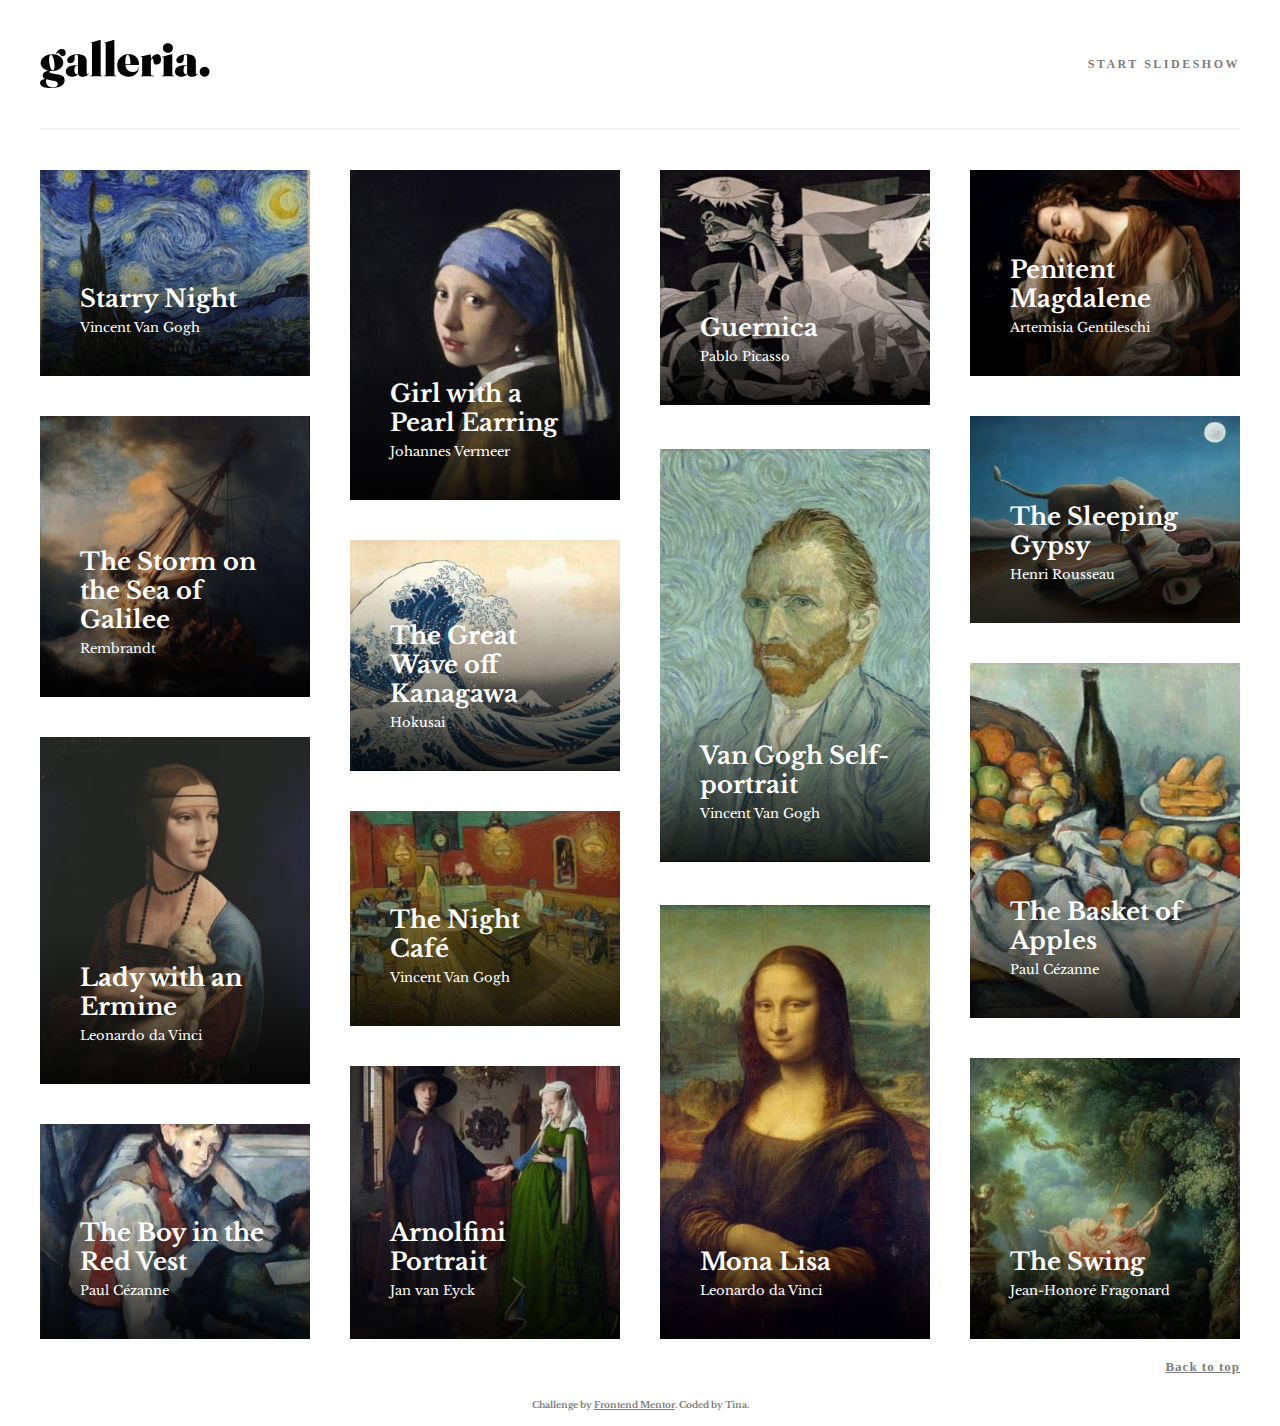
<file: index.html>
<!DOCTYPE html>
<html lang="en">

<head>
  <meta charset="UTF-8">
  <meta name="viewport" content="width=device-width, initial-scale=1.0">
  <link rel="icon" type="image/png" sizes="32x32" href="./assets/favicon-32x32.png">
  <link rel="stylesheet" href="./css/index.css">
  <script src="./js/index.js" defer></script>
  <title>Frontend Mentor | Galleria slideshow site</title>
</head>

<body>
  <header id="header">
    <img src="./assets/shared/logo.svg" alt="logo">
    <a href="./detail.html?painting=Starry_Night">Start slideshow</a>
  </header>

  <main>
    <article id="p1" class="pItem col1 colLeft">
      <img src="./assets/starry-night/thumbnail.jpg" alt="Starry Night">
      <div>
        <p class="pName">Starry Night</p>
        <p class="pAuthor">Vincent Van Gogh</p>
      </div>
    </article>

    <article id="p2" class="pItem col2 colRight">
      <img src="./assets/girl-with-pearl-earring/thumbnail.jpg" alt="Girl with a Pearl Earring">
      <div>
        <p class="pName">Girl with a Pearl Earring</p>
        <p class="pAuthor">Johannes Vermeer</p>
      </div>
    </article>

    <article id="p3" class="pItem col3 colLeft">
      <img src="./assets/guernica/thumbnail.jpg" alt="Guernica">
      <div>
        <p class="pName">Guernica</p>
        <p class="pAuthor">Pablo Picasso</p>
      </div>
    </article>

    <article id="p4" class="pItem col4 colRight">
      <img src="./assets/penitent-magdalene/thumbnail.jpg" alt="Penitent Magdalene">
      <div>
        <p class="pName">Penitent Magdalene</p>
        <p class="pAuthor">Artemisia Gentileschi</p>
      </div>
    </article>

    <article id="p5" class="pItem col1 colLeft">
      <img src="./assets/the-storm-on-the-sea-of-galilee/thumbnail.jpg" alt="The Storm on the Sea of Galilee">
      <div>
        <p class="pName">The Storm on the Sea of Galilee</p>
        <p class="pAuthor">Rembrandt</p>
      </div>
    </article>

    <article id="p6" class="pItem col2 colRight">
      <img src="./assets/the-great-wave-off-kanagawa/thumbnail.jpg" alt="The Great Wave off Kanagawa">
      <div>
        <p class="pName">The Great Wave off Kanagawa</p>
        <p class="pAuthor">Hokusai</p>
      </div>
    </article>

    <article id="p7" class="pItem col3 colLeft">
      <img src="./assets/van-gogh-self-portrait/thumbnail.jpg" alt="Van Gogh Self-portrait">
      <div>
        <p class="pName">Van Gogh Self-portrait</p>
        <p class="pAuthor">Vincent Van Gogh</p>
      </div>
    </article>

    <article id="p8" class="pItem col4 colRight">
      <img src="./assets/the-sleeping-gypsy/thumbnail.jpg" alt="The Sleeping Gypsy">
      <div>
        <p class="pName">The Sleeping Gypsy</p>
        <p class="pAuthor">Henri Rousseau</p>
      </div>
    </article>

    <article id="p9" class="pItem col1 colLeft">
      <img src="./assets/lady-with-an-ermine/thumbnail.jpg" alt="Lady with an Ermine">
      <div>
        <p class="pName">Lady with an Ermine</p>
        <p class="pAuthor">Leonardo da Vinci</p>
      </div>
    </article>

    <article id="p10" class="pItem col2 colRight">
      <img src="./assets/the-night-cafe/thumbnail.jpg" alt="The Night Café">
      <div>
        <p class="pName">The Night Café</p>
        <p class="pAuthor">Vincent Van Gogh</p>
      </div>
    </article>

    <article id="p11" class="pItem col4 colRight">
      <img src="./assets/the-basket-of-apples/thumbnail.jpg" alt="The Basket of Apples">
      <div>
        <p class="pName">The Basket of Apples</p>
        <p class="pAuthor">Paul Cézanne</p>
      </div>
    </article>

    <article id="p12" class="pItem col1 colLeft">
      <img src="./assets/the-boy-in-the-red-vest/thumbnail.jpg" alt="The Boy in the Red Vest">
      <div>
        <p class="pName">The Boy in the Red Vest</p>
        <p class="pAuthor">Paul Cézanne</p>
      </div>
    </article>

    <article id="p13" class="pItem col2 colRight">
      <img src="./assets/arnolfini-portrait/thumbnail.jpg" alt="Arnolfini Portrait">
      <div>
        <p class="pName">Arnolfini Portrait</p>
        <p class="pAuthor">Jan van Eyck</p>
      </div>
    </article>

    <article id="p14" class="pItem col3 colLeft">
      <img src="./assets/mona-lisa/thumbnail.jpg" alt="Mona Lisa">
      <div>
        <p class="pName">Mona Lisa</p>
        <p class="pAuthor">Leonardo da Vinci</p>
      </div>
    </article>

    <article id="p15" class="pItem col4 colRight">
      <img src="./assets/the-swing/thumbnail.jpg" alt="The Swing">
      <div>
        <p class="pName">The Swing</p>
        <p class="pAuthor">Jean-Honoré Fragonard</p>
      </div>
    </article>
  </main>

  <p><a href="#header">Back to top</a></p>

  <footer>
    <p class="attribution">
      Challenge by <a href="https://www.frontendmentor.io" target="_blank" tabindex="-1">Frontend Mentor</a>.
      Coded by Tina.
    </p>
  </footer>
</body>

</html>
</file>
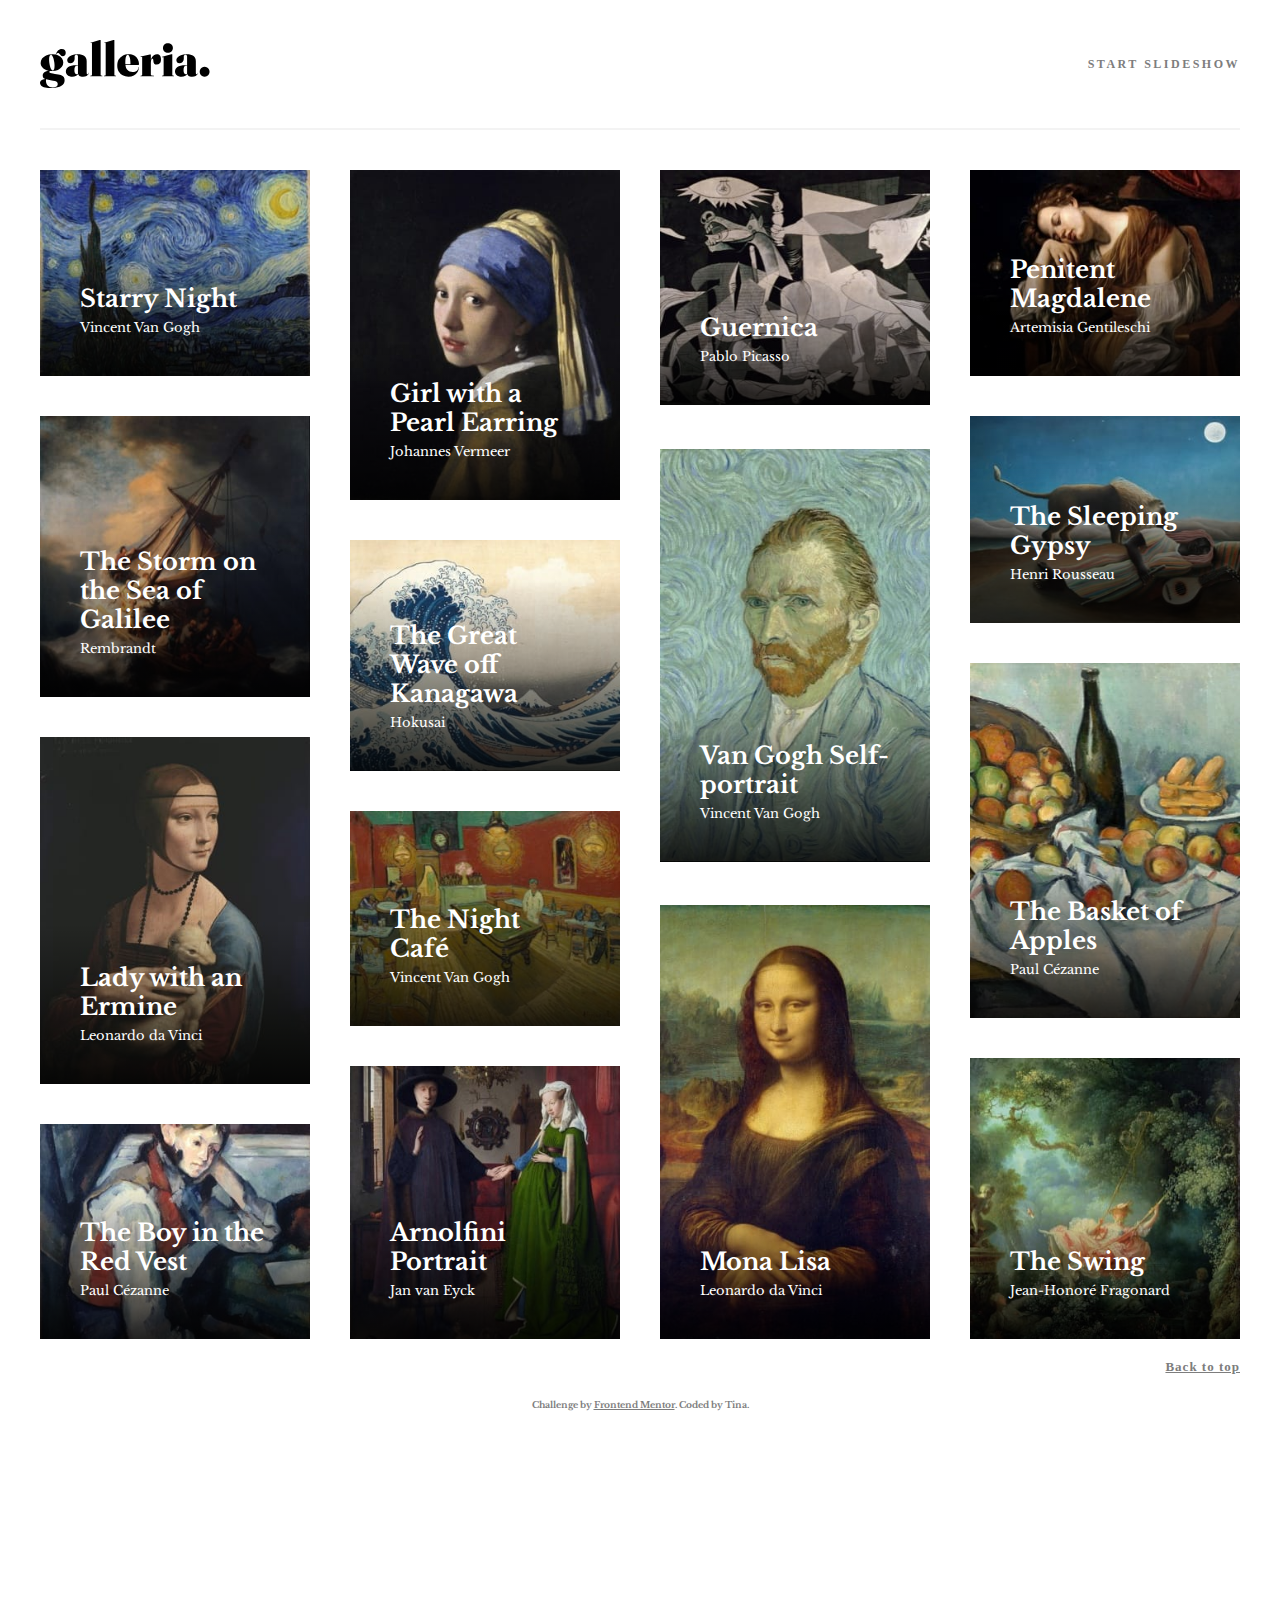
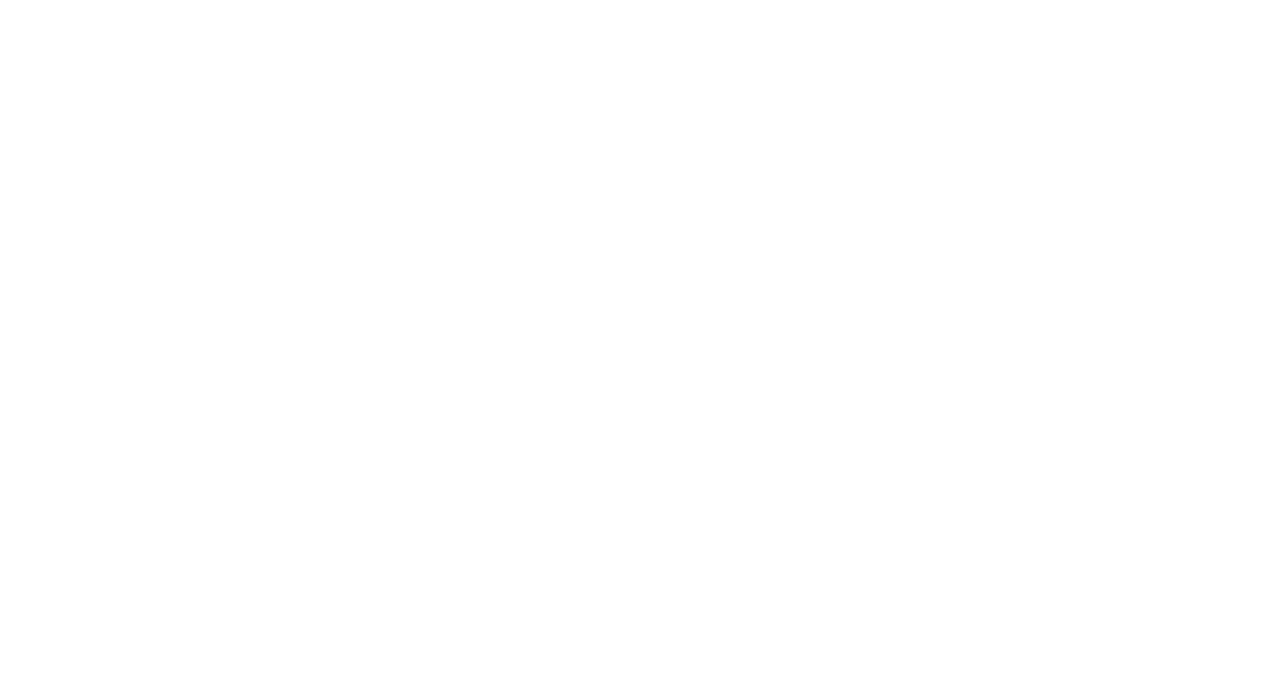
<file: detail.html>
<!DOCTYPE html>
<html lang="en">

<head>
  <meta charset="UTF-8">
  <meta name="viewport" content="width=device-width, initial-scale=1.0">
  <link rel="icon" type="image/png" sizes="32x32" href="./assets/favicon-32x32.png">
  <link rel="stylesheet" href="./css/detail.css">
  <script src="./js/detail.js" defer></script>
  <title>Frontend Mentor | Galleria slideshow site</title>
</head>

<body>
  <header>
    <img src="./assets/shared/logo.svg" alt="logo">
    <a href="./index.html">Stop slideshow</a>
  </header>

  <main>
    <div class="container">
      <section class="pics">
        <div class="painting">
          <img src="" alt="">
          <p>
            <img src="./assets/shared/icon-view-image.svg" alt="View image">
            <span>View image</span>
          </p>
        </div>

        <div class="title">
          <h1></h1>
          <p></p>
        </div>

        <div class="artist">
          <img src="" alt="">
        </div>
      </section>

      <section class="text">
        <p class="year"></p>
        <p class="description"></p>
        <a href="" target="_blank">Go to source</a>
      </section>
    </div>
  </main>

  <section id="modal">
    <div>
      <p>Close</p>
      <img src="./assets/shared/icon-close-image.svg" alt="Close">
    </div>
    <div class="frame">
      <img src="" alt="" id="galleryPic">
    </div>
  </section>

  <section class="control">
    <div class="progressBar"></div>
    <div class="wrapper">
      <div class="smallTitle">
        <h2></h2>
        <p></p>
      </div>
      <div class="panel">
        <img src="./assets/shared/icon-back-button.svg" alt="Previous" id="prevBtn">
        <img src="./assets/shared/icon-next-button.svg" alt="Next" id="nextBtn">
      </div>
    </div>
  </section>
</body>

</html>
</file>
<file: css/index.css>
@import url("https://fonts.googleapis.com/css2?family=Libre+Baskerville:ital,wght@0,400;0,700;1,400&display=swap");
* {
  margin: 0;
  padding: 0;
  box-sizing: border-box;
  scroll-behavior: smooth;
  font-family: "Libre Baskerville";
  font-weight: bold;
  color: black;
}

body header {
  padding: 40px 0;
  width: 100%;
  height: 128px;
  display: flex;
  justify-content: space-between;
  align-items: center;
}
body header img {
  flex-basis: 20%;
  max-width: 170px;
}
body header a {
  display: block;
  font-family: serif;
  font-size: 12px;
  color: #7D7D7D;
  line-height: 15px;
  letter-spacing: 2.5px;
  text-transform: uppercase;
  text-decoration: none;
}

@media screen and (hover: hover) {
  body header a:hover {
    cursor: pointer;
    color: black;
  }
}
@media screen and (max-width: 1000px) {
  body header {
    padding: 40px;
    height: auto;
  }
}
@media screen and (max-width: 780px) {
  body header img {
    max-width: 140px;
  }
}
@media screen and (max-width: 560px) {
  body header img {
    max-width: 120px;
  }
}
@media screen and (max-width: 460px) {
  body header {
    padding: 24px;
  }
  body header img {
    margin-right: 20px;
    max-width: 100px;
  }
}
body footer .attribution {
  padding: 0 6px 16px 6px;
  width: 100%;
  font-size: 9px;
  color: #7D7D7D;
  text-align: center;
}
body footer .attribution a {
  font-size: 9px;
  color: #7D7D7D;
}

body {
  padding: 0 40px;
}
body main {
  width: 100%;
  border-top: 2px solid #F3F3F3;
  display: grid;
  grid-template-columns: repeat(4, 1fr);
  -moz-column-gap: 30px;
       column-gap: 30px;
}
body main section {
  display: flex;
  flex-direction: column;
  justify-content: space-between;
}
body main .pItem {
  margin-top: 30px;
  width: 100%;
  position: relative;
}
body main .pItem img {
  width: 100%;
  display: block;
}
body main .pItem div {
  padding: 24px;
  width: 100%;
  background: linear-gradient(rgba(0, 0, 0, 0) 0%, rgba(0, 0, 0, 0.84) 100%);
  position: absolute;
  bottom: 0;
}
body main .pItem div .pName {
  margin-bottom: 6px;
  font-size: 20px;
  color: white;
  line-height: 26px;
}
body main .pItem div .pAuthor {
  font-size: 13px;
  font-weight: normal;
  color: white;
  line-height: 17px;
}
body > p {
  margin: 16px 0 24px 0;
  width: 100%;
  text-align: right;
}
body > p a {
  font-family: serif;
  font-size: 13px;
  letter-spacing: 1px;
  color: #7D7D7D;
}

@media screen and (hover: hover) {
  body main .pItem:hover {
    cursor: pointer;
    opacity: 0.7;
  }
  body > p a:hover {
    cursor: pointer;
    color: black;
  }
}
@media screen and (min-width: 1260px) {
  body main {
    -moz-column-gap: 40px;
         column-gap: 40px;
  }
  body main .pItem {
    margin-top: 40px;
  }
  body main .pItem div {
    padding: 40px;
  }
  body main .pItem div .pName {
    font-size: 24px;
    line-height: 29px;
  }
}
@media screen and (max-width: 1000px) {
  body {
    padding: 0;
  }
  body main {
    grid-template-columns: repeat(2, 1fr);
    padding: 12px 40px 0 40px;
    -moz-column-gap: 20px;
         column-gap: 20px;
  }
  body main .pItem {
    margin-top: 40px;
    padding: 0 12px;
  }
  body main .pItem div {
    width: calc(100% - 24px);
  }
  body > p {
    padding-right: 52px;
  }
}
@media screen and (max-width: 780px) {
  body main {
    padding-top: 0;
    -moz-column-gap: 40px;
         column-gap: 40px;
  }
  body main .pItem {
    padding: 0;
  }
  body main .pItem div {
    width: 100%;
  }
  body > p {
    padding-right: 40px;
  }
}
@media screen and (max-width: 680px) {
  body main {
    padding: 0 30px;
    -moz-column-gap: 30px;
         column-gap: 30px;
  }
  body main .pItem {
    margin-top: 30px;
  }
  body > p {
    margin-top: 10px;
    padding-right: 30px;
  }
}
@media screen and (max-width: 500px) {
  body main {
    display: flex;
    flex-wrap: wrap;
    justify-content: center;
    align-items: flex-start;
  }
  body main .pItem {
    margin-top: 40px;
    padding: 0 16px;
  }
  body main .pItem div {
    width: calc(100% - 32px);
  }
  body > p {
    padding-right: 46px;
  }
}
@media screen and (max-width: 460px) {
  body main .pItem {
    padding: 0 10px;
  }
  body main .pItem div {
    width: calc(100% - 20px);
  }
  body > p {
    padding-right: 40px;
  }
}
@media screen and (max-width: 380px) {
  body main .pItem {
    margin-top: 24px;
    padding: 0;
  }
  body main .pItem div {
    width: 100%;
  }
  body > p {
    padding-right: 30px;
  }
}/*# sourceMappingURL=index.css.map */
</file>
<file: css/detail.css>
@import url("https://fonts.googleapis.com/css2?family=Libre+Baskerville:ital,wght@0,400;0,700;1,400&display=swap");
* {
  margin: 0;
  padding: 0;
  box-sizing: border-box;
  scroll-behavior: smooth;
  font-family: "Libre Baskerville";
  font-weight: bold;
  color: black;
}

body header {
  padding: 40px 0;
  width: 100%;
  height: 128px;
  display: flex;
  justify-content: space-between;
  align-items: center;
}
body header img {
  flex-basis: 20%;
  max-width: 170px;
}
body header a {
  display: block;
  font-family: serif;
  font-size: 12px;
  color: #7D7D7D;
  line-height: 15px;
  letter-spacing: 2.5px;
  text-transform: uppercase;
  text-decoration: none;
}

@media screen and (hover: hover) {
  body header a:hover {
    cursor: pointer;
    color: black;
  }
}
@media screen and (max-width: 1000px) {
  body header {
    padding: 40px;
    height: auto;
  }
}
@media screen and (max-width: 780px) {
  body header img {
    max-width: 140px;
  }
}
@media screen and (max-width: 560px) {
  body header img {
    max-width: 120px;
  }
}
@media screen and (max-width: 460px) {
  body header {
    padding: 24px;
  }
  body header img {
    margin-right: 20px;
    max-width: 100px;
  }
}
@keyframes gallery {
  from {
    opacity: 0;
  }
  to {
    opacity: 1;
  }
}
@keyframes shadow {
  from {
    opacity: 0;
  }
  to {
    opacity: 0.8;
  }
}
body.shadow::before {
  display: block;
  animation: shadow 0.4s forwards;
}

body #modal {
  padding: 40px;
  width: 100%;
  height: 100vh;
  height: 100dvh;
  text-align: right;
  position: absolute;
  left: 50%;
  transform: translateX(-50%);
  z-index: 15;
  display: none;
}
body #modal div:first-child {
  margin-bottom: 20px;
  height: 20px;
  display: inline-block;
}
body #modal div:first-child p {
  margin-right: 4px;
  padding: 2px 0;
  height: 20px;
  font-size: 14px;
  color: white;
  letter-spacing: 4px;
  text-transform: uppercase;
  display: inline-block;
  vertical-align: middle;
}
body #modal div:first-child img {
  padding: 3px;
  width: 20px;
  height: 20px;
  border: 1px solid white;
  border-radius: 4px;
  filter: brightness(200%);
  display: inline-block;
  vertical-align: middle;
}
body #modal .frame {
  width: 100%;
  height: calc(100% - 80px);
}
body #modal .frame img {
  width: 100%;
  height: 100%;
  -o-object-fit: scale-down;
     object-fit: scale-down;
}
body #modal.show {
  display: block;
  animation: gallery 0.8s forwards;
}

@media screen and (hover: hover) {
  body #modal div:first-child:hover {
    cursor: pointer;
  }
  body #modal div:first-child:hover p {
    color: #7D7D7D;
  }
  body #modal div:first-child:hover img {
    filter: invert(51%) sepia(0%) saturate(111%) hue-rotate(155deg) brightness(95%) contrast(97%);
  }
}
@media screen and (max-width: 1000px) {
  body #modal .frame img {
    -o-object-fit: contain;
       object-fit: contain;
  }
}
@media screen and (max-width: 560px) {
  body #modal {
    padding: 32px 24px;
  }
}
body {
  padding: 0 40px;
}
body::before {
  content: "";
  width: 100%;
  height: 100vh;
  background-color: black;
  position: fixed;
  left: 0;
  top: 0;
  bottom: 0;
  z-index: 10;
  display: none;
}
body main {
  padding-top: 100px;
  border-top: 2px solid #F3F3F3;
  min-height: calc(100vh - 223px);
}
body main .container {
  display: flex;
  justify-content: space-between;
}
body main .container .pics {
  flex-basis: 60%;
  position: relative;
}
body main .container .pics .painting {
  position: relative;
}
body main .container .pics .painting > img {
  width: 63%;
  vertical-align: middle;
}
body main .container .pics .painting p {
  background-color: rgba(0, 0, 0, 0.6);
  border: 1px solid rgb(68, 68, 68);
  padding: 10px 12px;
  position: absolute;
  left: 16px;
  bottom: 16px;
}
body main .container .pics .painting p img {
  margin-right: 8px;
  width: 12px;
  height: 12px;
  vertical-align: middle;
}
body main .container .pics .painting p span {
  font-size: 10px;
  color: white;
  letter-spacing: 2px;
  text-transform: uppercase;
}
body main .container .pics .title {
  padding: 0 10px 60px 60px;
  width: calc(40% + 60px);
  background-color: white;
  position: absolute;
  top: 0;
  right: 0;
}
body main .container .pics .title h1 {
  margin-bottom: 24px;
  font-size: 56px;
  line-height: 64px;
}
body main .container .pics .title p {
  font-size: 15px;
  font-weight: normal;
  color: #7D7D7D;
  line-height: 19px;
}
body main .container .pics .artist {
  position: absolute;
  left: calc(63% + 30px);
  bottom: -60px;
}
body main .container .pics .artist img {
  vertical-align: bottom;
}
body main .container .text {
  flex-basis: 38%;
  position: relative;
}
body main .container .text .year {
  font-size: 140px;
  color: #F3F3F3;
  line-height: 150px;
  letter-spacing: 6px;
  position: absolute;
  top: 40px;
  right: 20px;
  z-index: -1;
}
body main .container .text .description {
  margin: 130px 0 40px 80px;
  width: 70%;
  min-height: 400px;
  font-size: 15px;
  color: #7D7D7D;
  line-height: 30px;
}
body main .container .text a {
  margin-left: 80px;
  font-size: 10px;
  color: #7D7D7D;
  line-height: 12px;
  letter-spacing: 2px;
  text-transform: uppercase;
}
body .control {
  margin-top: 90px;
  height: 95px;
}
body .control::before {
  content: "";
  position: absolute;
  left: 0;
  right: 0;
  border: 1px solid #F3F3F3;
}
body .control .progressBar {
  content: "";
  width: 6.6666666667%;
  position: absolute;
  left: 0;
  border: 1px solid black;
}
body .control .wrapper {
  padding: 24px 0;
  display: flex;
  justify-content: space-between;
  align-items: center;
}
body .control .wrapper .smallTitle h2 {
  margin-bottom: 8px;
  font-size: 18px;
  line-height: 22px;
}
body .control .wrapper .smallTitle p {
  font-size: 13px;
  font-weight: normal;
  color: black;
  line-height: 17px;
}
body .control .wrapper .panel {
  display: flex;
  align-items: center;
}
body .control .wrapper .panel img {
  width: 24px;
  height: 24px;
}
body .control .wrapper .panel img.unclickable {
  filter: invert(100%) sepia(3%) saturate(762%) hue-rotate(246deg) brightness(115%) contrast(91%);
}
body .control .wrapper .panel #prevBtn {
  margin-right: 24px;
}

@media screen and (hover: hover) {
  body header img:hover {
    cursor: pointer;
  }
  body main .container .pics .painting p:hover {
    cursor: pointer;
    background-color: rgba(255, 255, 255, 0.4);
    border: none;
  }
  body main .container .text a:hover {
    cursor: pointer;
    color: black;
  }
  body .control .wrapper .panel img:hover {
    cursor: pointer;
    filter: invert(84%) sepia(0%) saturate(204%) hue-rotate(135deg) brightness(91%) contrast(82%);
  }
  body .control .wrapper .panel img.unclickable:hover {
    cursor: not-allowed;
    filter: invert(100%) sepia(3%) saturate(762%) hue-rotate(246deg) brightness(115%) contrast(91%);
  }
}
@media screen and (min-width: 1400px) {
  body main .container .text .year {
    font-size: 170px;
    letter-spacing: 10px;
    top: 30px;
    left: 30px;
  }
}
@media screen and (max-width: 1200px) {
  body main {
    padding-top: 60px;
    min-height: auto;
  }
  body main .container {
    flex-wrap: wrap;
    justify-content: center;
  }
  body main .container .pics {
    flex-basis: 100%;
  }
  body main .container .pics .painting > img {
    width: 68%;
  }
  body main .container .pics .title {
    padding-right: 0;
    width: 66%;
  }
  body main .container .pics .title h1 {
    width: 80%;
  }
  body main .container .pics .artist {
    left: calc(68% + 30px);
    bottom: 0;
  }
  body main .container .text {
    margin-top: 90px;
    flex-basis: 100%;
  }
  body main .container .text .year {
    font-size: 160px;
    letter-spacing: 8px;
    top: -30px;
    left: 30px;
  }
  body main .container .text .description {
    margin: 70px auto 40px auto;
    min-height: auto;
  }
  body main .container .text a {
    margin-left: 15%;
  }
}
@media screen and (max-width: 1000px) {
  body {
    padding: 0;
  }
  body main {
    padding: 60px 40px 0 40px;
  }
  body .control {
    padding: 0 40px;
    height: auto;
  }
}
@media screen and (max-width: 900px) {
  body main .container .pics .title {
    padding: 0 0 40px 40px;
  }
  body main .container .pics .title h1 {
    width: 90%;
  }
}
@media screen and (max-width: 660px) {
  body main .container .pics .painting > img {
    width: 100%;
  }
  body main .container .pics .painting p {
    top: 16px;
    bottom: auto;
  }
  body main .container .pics .title {
    padding: 24px;
    width: 85%;
    top: auto;
    bottom: -10px;
    left: 0;
    right: auto;
  }
  body main .container .pics .title h1 {
    margin-bottom: 8px;
    width: 100%;
    font-size: 24px;
    line-height: 29px;
  }
  body main .container .pics .artist {
    left: 16px;
    top: calc(100% + 30px);
    bottom: auto;
  }
  body main .container .text {
    margin-top: 200px;
  }
  body main .container .text .year {
    font-size: 130px;
    line-height: 120px;
    letter-spacing: 6px;
    top: -24px;
    left: auto;
    right: 0;
  }
  body main .container .text .description {
    margin: 50px auto 40px auto;
    width: 80%;
  }
  body main .container .text a {
    margin-left: 10%;
  }
}
@media screen and (max-width: 560px) {
  body main {
    padding: 40px 24px 0 24px;
  }
  body main .container .pics .artist img {
    width: 85%;
  }
  body main .container .text .year {
    font-size: 120px;
    line-height: 100px;
    top: -20px;
  }
  body main .container .text .description {
    margin: 40px auto 40px auto;
    width: 94%;
  }
  body main .container .text a {
    margin-left: 3%;
  }
  body .control {
    margin-top: 60px;
    padding: 0 24px;
  }
  body .control .wrapper .smallTitle {
    margin-right: 16px;
  }
  body .control .wrapper .panel img {
    width: 16px;
    height: 16px;
  }
  body .control .wrapper .panel #prevBtn {
    margin-right: 16px;
  }
}
@media screen and (max-width: 420px) {
  body main .container .text .year {
    font-size: 100px;
    top: -12px;
  }
}/*# sourceMappingURL=detail.css.map */
</file>
